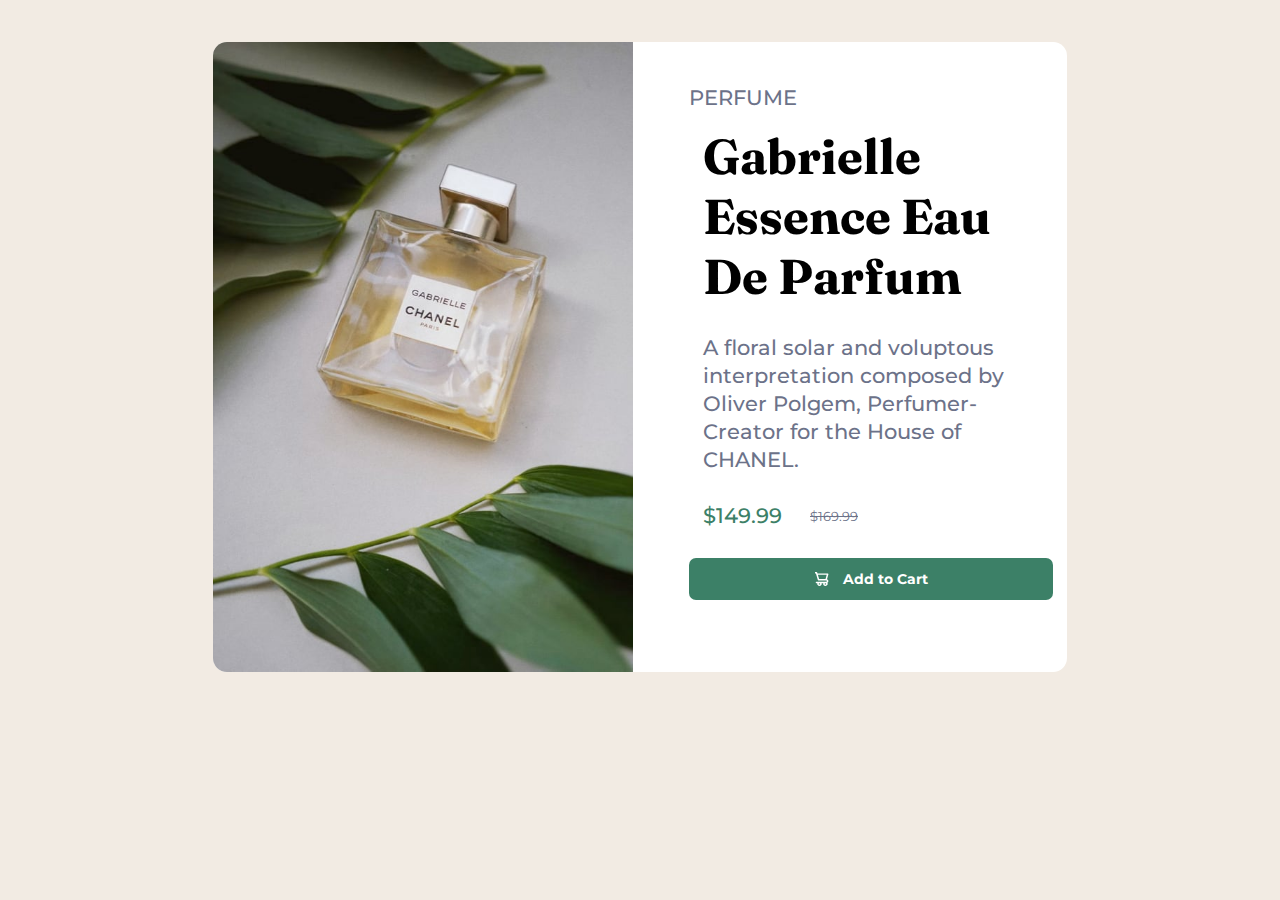
<file: index.html>
<!DOCTYPE html>
<html lang="en">
<head>
    <meta charset="UTF-8">
    <meta http-equiv="X-UA-Compatible" content="IE=edge">
    <meta name="viewport" content="width=device-width, initial-scale=1.0">
    <meta name="author" content="Ayodele Hassan">
    <link rel="shortcut icon" href="/images/favicon-32x32.png" type="image/x-icon">
    <link rel="stylesheet" href="css/Styles.css">
    <title>Product preview card component</title>
</head>

<body>
    <main class="container">
            <div class="sub-cont">
                <picture>
                    <source srcset="/images/image-product-desktop.jpg" media="(min-width: 30rem)" width="600" height="900">
                    <img src="/images/image-product-mobile.jpg" alt="This is a Gabrielle Essence Eau De Parfum product image" width="686" height="408">
                </picture>     
            </div>

            <div class="sub-cont">

                <article class="content margin">
                    <P class="top">PERFUME</P>
                    <h1 class="margin">Gabrielle Essence Eau De Parfum</h1>

                    <p class="margin">
                        A floral solar and voluptous interpretation composed by Oliver Polgem, Perfumer-Creator for the House of CHANEL.
                    </p>
                    <div class="price margin">
                        <p class="tag">$149.99</p>
                        <del class="ruled-out" value="old price">$169.99</del>
                    </div>
                    <div class="a">
                        <a class="chart">
                            <img src="images/icon-cart.svg" alt="" aria-hidden="true" class="cart">
                            <span class="add">Add to Cart</span>
                        </a>
                    </div>
                </article>
            </div>
    </main>
</body>
</html>
</file>
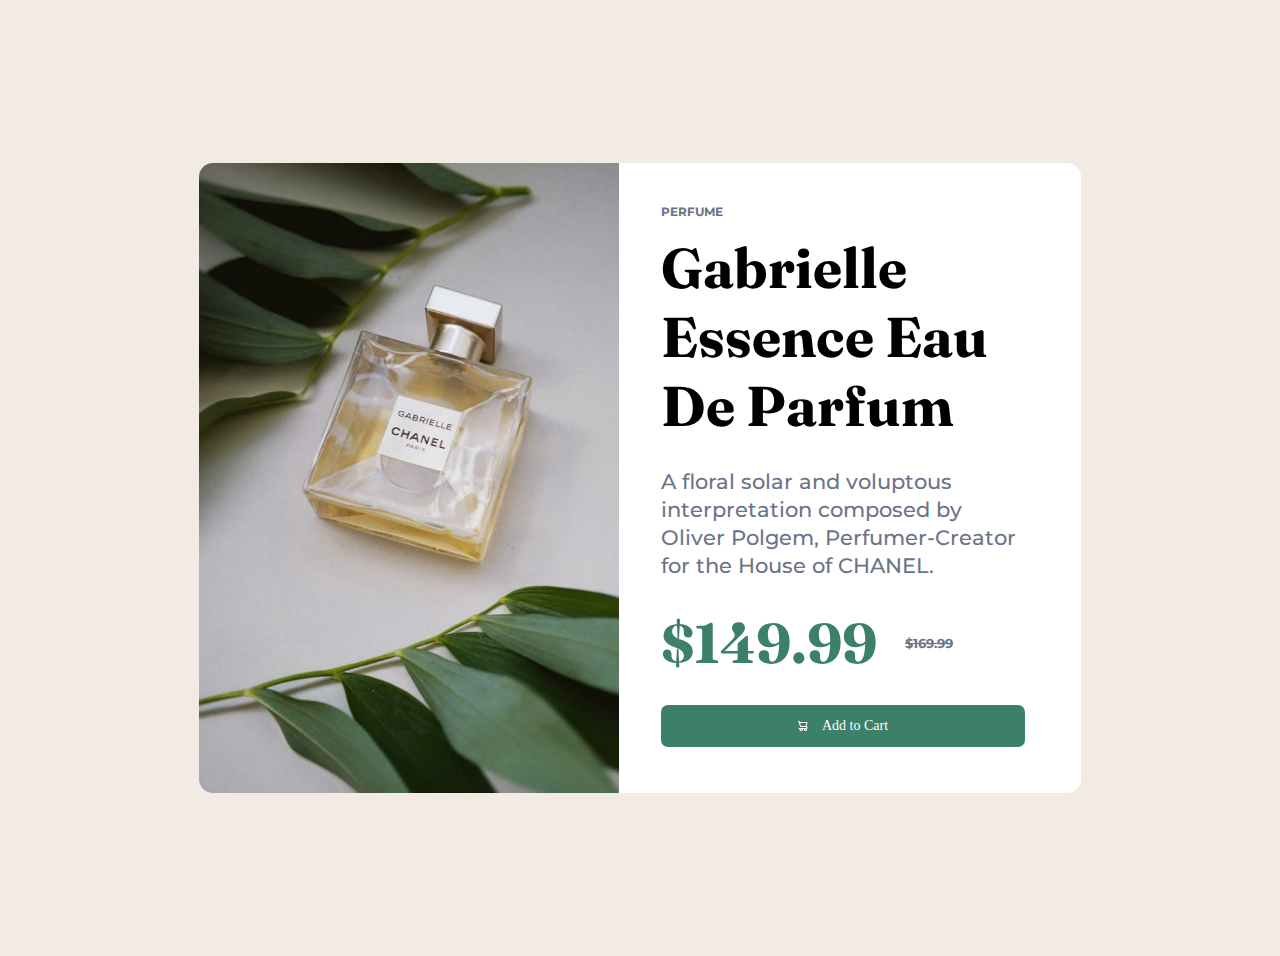
<file: arch.html>
<!DOCTYPE html>
<html lang="en">
<head>
    <meta charset="UTF-8">
    <meta http-equiv="X-UA-Compatible" content="IE=edge">
    <meta name="viewport" content="width=device-width, initial-scale=1.0">
    <meta name="author" content="Ayodele Hassan">
    <link rel="shortcut icon" href="/images/favicon-32x32.png" type="image/x-icon">
    <link rel="stylesheet" href="css/Stylees.css">
    <title>Product preview card component</title>
</head>

<body>
    <main class="container">
            <div class="sub-cont">
                <picture>
                    <source srcset="/images/image-product-desktop.jpg" media="(min-width: 30rem)" width="600" height="900">
                    <img src="/images/image-product-mobile.jpg" alt="An preview of the product" width="686" height="408">
                </picture>     
            </div>

            <div class="sub-cont">

                <article class="content margin">
                    <h5>PERFUME</h5>
                    <h1 class="margin">Gabrielle Essence Eau De Parfum</h1>

                    <p class="margin">
                        A floral solar and voluptous interpretation composed by Oliver Polgem, Perfumer-Creator for the House of CHANEL.
                    </p>
                    <div class="price margin">
                        <h1 class="tag">$149.99</h1>
                        <h5 class="ruled-out">$169.99</h5>
                    </div>
                    <div class="a">
                        <a class="chart">
                            <img src="images/icon-cart.svg" alt="" aria-hidden="true" class="cart">
                            <span class="add">Add to Cart</span>
                        </a>
                    </div>
                </article>
            </div>
    </main>
</body>
</html>
</file>
<file: css/Styles.css>
@import url('https://fonts.googleapis.com/css2?family=Fraunces:ital,opsz,wght@1,9..144,700&family=Montserrat:wght@500;700&family=Outfit:wght@500;700&display=swap');
@import url('https://fonts.googleapis.com/css2?family=Fraunces:ital,opsz,wght@1,9..144,700&family=Outfit:wght@500;700&display=swap');
*{
    box-sizing: border-box;
    padding: 0;
    margin: 0;;
}
:root{
    font-size: 14px;
    /*====PRIMARY COLOR====*/
    --CREAM: hsl(30, 38%, 92%);
    --D-CYAN: hsl(158, 36%, 37%);
    --VD-CYAN: hsl(158, 43%, 25%);

    /*====NATURAL COLOR======*/
    --VD-BLUE: hsl(212, 21%, 14%);
    --D-GRY-BLUE: hsl(228, 12%, 48%);
    --WHITE: hsl(0, 0%, 100%);

}

body{
    max-height: 100vh;
    display: grid;
    place-content: center;
    background-color: var(--CREAM);
    padding: 3rem;
}

.container{
    display: flex;
    flex-direction: column;
    background-color: var(--WHITE);
    border-radius: 1rem;
    inline-size: 30rem;
    block-size: auto;
    gap: 0.5rem;
    overflow: hidden;
    flex-basis: 100%;
}

.sub-cont{
    max-inline-size: 30rem;
    block-size: max-content;
}

picture{
    display: flex;
    flex-direction: column;
    max-inline-size: 100%;
    align-items: center;
    justify-content: center;
    block-size: auto;
    object-fit:contain;
    object-position: center;
}

.margin{
    margin-block: 0.5rem;
}


P.top{
    color:var(--D-GRY-BLUE);
    font-family: 'Montserrat', sans-serif;
    text-align: start;
}

h1{
    font-size:3.5rem;
    font-weight: 700;
    font-family: 'Fraunces', serif;
}

.content{
    display: flex;
    flex-direction: column;
    min-inline-size: 100%;
    block-size: 100%;
    padding: 2rem;
}
p{
    line-height: 2rem;
    font-size: 1.5rem;
    font-family: 'Montserrat', sans-serif;
    font-weight: 500;
    color: var(--D-GRY-BLUE);
}

.price{
    display: flex;
    flex-direction: row;
    justify-content: flex-start;
    align-items: center;
    inline-size: 100%;
}

.tag{
    color: var(--D-CYAN);
}

.ruled-out{
    display: flex;
    justify-content: center;
    align-items: center;
    font-family: 'Montserrat', sans-serif;
    color: var(--D-GRY-BLUE);
    padding-inline-start: 2rem;
    font-size: small;
    text-align: center;
}

a{
    display: flex;
    flex-direction: row;
    align-self: center;
    justify-self: center;
    justify-content: center;
    align-items: center;
    inline-size: 100%;
    padding: 0.5rem;
    block-size: 3rem;
    font-size: 1rem;
    font-family: 'Montserrat', sans-serif;
    font-weight: 700;
    margin-block-start: 1rem;
    background-color: var(--D-CYAN);
    border-radius: 0.5rem;
}

.a{
    display: flex;
    flex-direction: column;
    justify-content: center;
}

a img{
    inline-size: 1rem;
    margin-inline-end: 1rem;
}

a:hover{
    background-color: var(--VD-CYAN);
    cursor: pointer;
}

.add{
    color: var(--WHITE);
}

@media (min-width: 30rem) {

    body{
        display: flex;
        flex-wrap: wrap;
        max-block-size: 100vh;
    }

    .container{
        max-inline-size: 61rem;
        flex-direction: row;
        max-block-size: 70%;
        gap: 1rem;
    }

    .margin{
        margin: 1rem;
    }

    picture{
        max-block-size: 100%;
    }
    
    picture img{
        display: block;
        max-inline-size: 30rem;
        block-size: auto;
    }



    .sub-cont{
        display: flex;
        flex-direction: column;
        max-inline-size: 30rem;
        inline-size: 100%;
        flex: 0 0 30rem;
    }

    .content{
        min-block-size: 100%;
        min-inline-size: 100%;
        flex: 0 0 30rem;
    }
}
</file>
<file: css/Stylees.css>
@import url('https://fonts.googleapis.com/css2?family=Fraunces:ital,opsz,wght@1,9..144,700&family=Montserrat:wght@500;700&family=Outfit:wght@500;700&display=swap');
@import url('https://fonts.googleapis.com/css2?family=Fraunces:ital,opsz,wght@1,9..144,700&family=Outfit:wght@500;700&display=swap');
*{
    box-sizing: border-box;
    padding: 0;
    margin: 0;;
}
:root{
    font-size: 14px;
    /*====PRIMARY COLOR====*/
    --CREAM: hsl(30, 38%, 92%);
    --D-CYAN: hsl(158, 36%, 37%);

    /*====NATURAL COLOR======*/
    --VD-BLUE: hsl(212, 21%, 14%);
    --D-GRY-BLUE: hsl(228, 12%, 48%);
    --WHITE: hsl(0, 0%, 100%);

}

body{
    min-height: 100vh;
    display: grid;
    place-content: center;
    background-color: var(--CREAM);
    margin: 2rem;
    padding: 1.5rem;
}

.container{
    display: flex;
    flex-direction: column;
    background-color: var(--WHITE);
    border-radius: 1rem;
    max-inline-size: 30rem;
    block-size: auto;
    gap: 1rem;
    overflow: hidden;
    flex-basis: 100%;
}

.sub-cont{
    max-inline-size: 30rem;
}

picture{
    display: flex;
    flex-direction: column;
    max-inline-size: 100%;
    align-items: center;
    justify-content: center;
    block-size: auto;
    object-fit:contain;
    object-position: center;
}

.margin{
    margin-block: 1rem;
}


h5{
    color:var(--D-GRY-BLUE);
    font-family: 'Montserrat', sans-serif;
    text-align: start;
}

h1{
    font-size:4rem;
    font-weight: 700;
    font-family: 'Fraunces', serif;
}

.content{
    display: flex;
    flex-direction: column;
    min-inline-size: 100%;
    block-size: 100%;
    padding: 2rem;
}
p{
    line-height: 2rem;
    font-size: 1.5rem;
    font-family: 'Montserrat', sans-serif;
    font-weight: 500;
    color: var(--D-GRY-BLUE);
}

.price{
    display: flex;
    flex-direction: row;
    justify-content: flex-start;
    align-items: center;
    inline-size: 100%;
}

.tag{
    color: var(--D-CYAN);
}

.ruled-out{
    display: flex;
    justify-content: center;
    align-items: center;
    font-family: 'Montserrat', sans-serif;
    color: var(--D-GRY-BLUE);
    padding-inline-start: 2rem;
    font-size: small;
    text-decoration: line-through;
    text-align: center;
}

a{
    display: flex;
    flex-direction: row;
    align-self: center;
    justify-self: center;
    justify-content: center;
    align-items: center;
    inline-size: 100%;
    padding: 0.5rem;
    block-size: 3rem;
    margin-block-start: 1rem;
    background-color: var(--D-CYAN);
    border-radius: 0.5rem;
}

.a{
    display: flex;
    flex-direction: column;
    justify-content: center;
}

a img{
    inline-size: 10px;
    margin-inline-end: 1rem;
}

a:hover{
    background-color: var(--VD-BLUE);
    cursor: pointer;
}

.add{
    color: var(--WHITE);
}

@media (min-width: 30rem) {

    body{
        display: flex;
        flex-wrap: wrap;
        max-block-size: 100vh;
    }

    .container{
        max-inline-size: 63rem;
        flex-direction: row;
        max-block-size: 80%;
    }

    picture{
        max-block-size: 100%;
    }
    
    picture img{
        display: block;
        max-inline-size: 30rem;
        block-size: auto;
    }



    .sub-cont{
        display: flex;
        flex-direction: column;
        max-inline-size: 30rem;
        inline-size: 100%;
        flex: 0 0 30rem;
    }

    .content{
        min-block-size: 100%;
        min-inline-size: 100%;
        flex: 0 0 30rem;
    }
}
</file>
